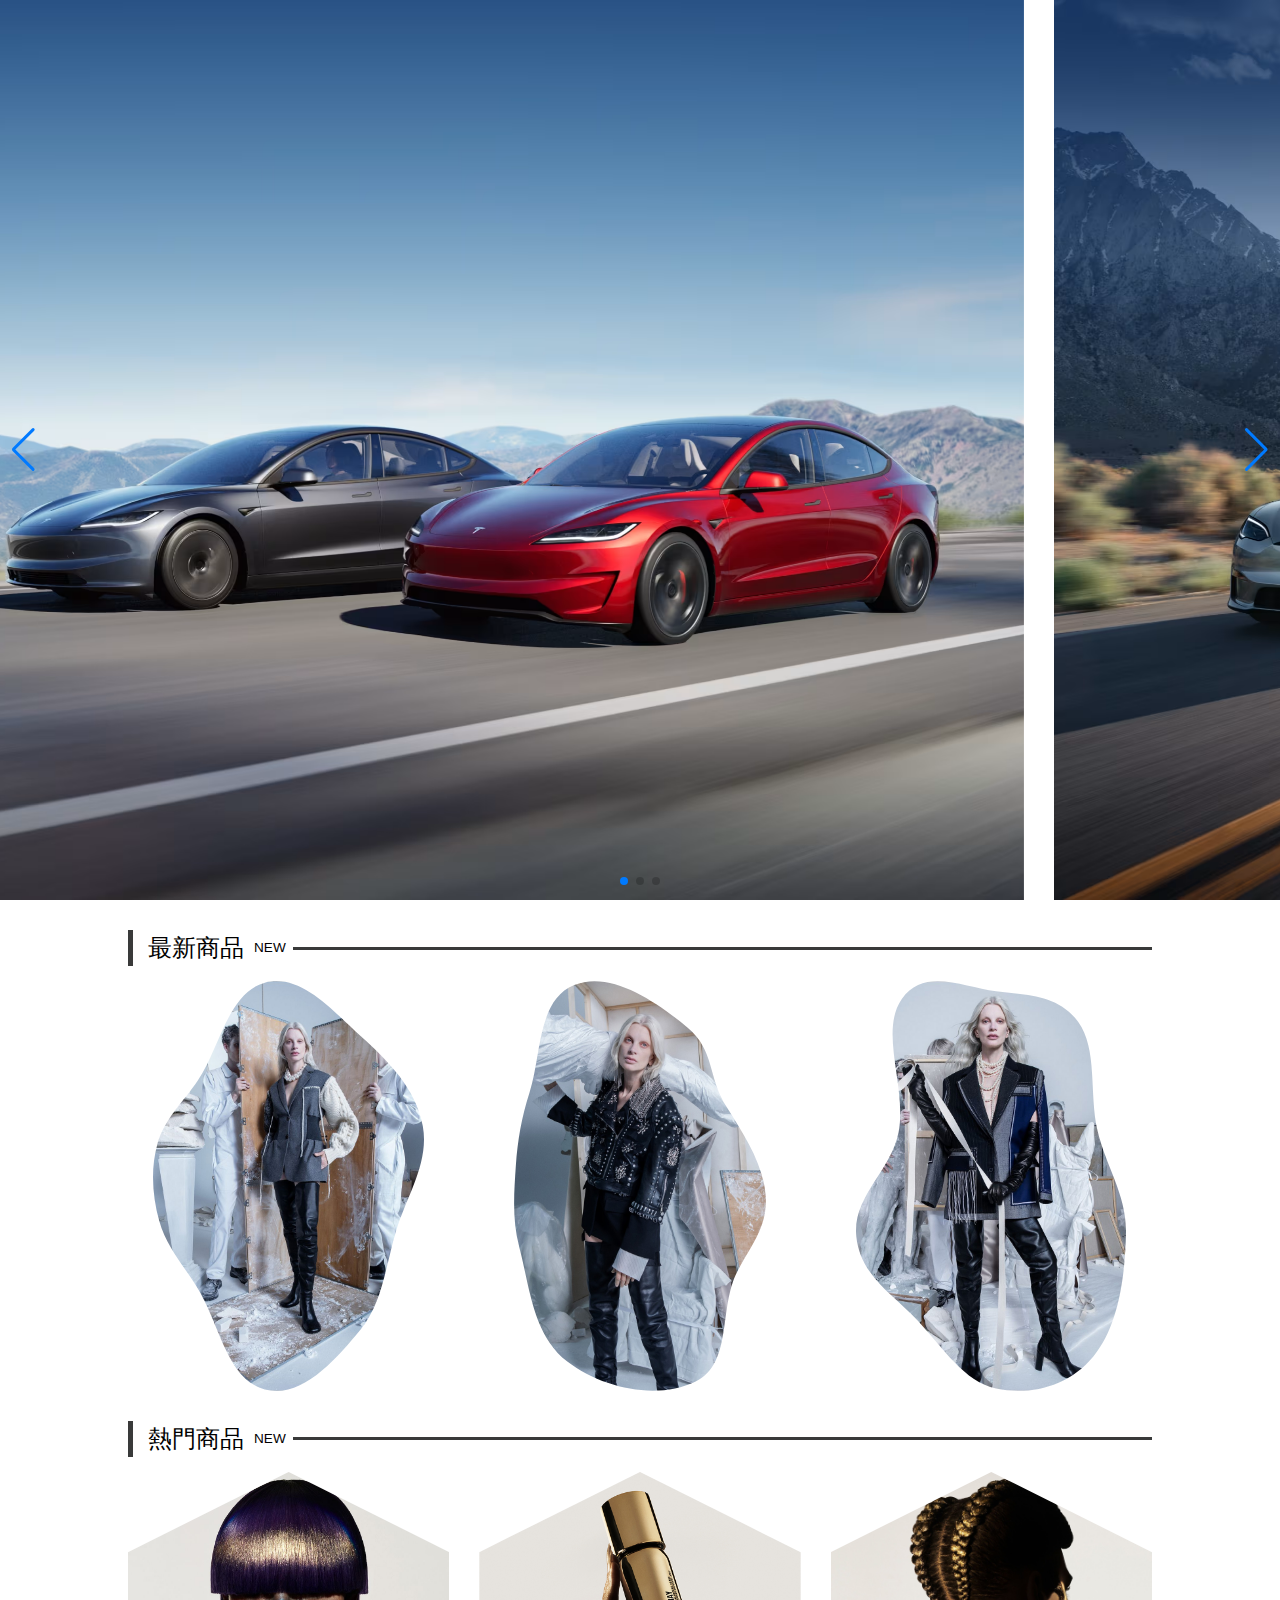
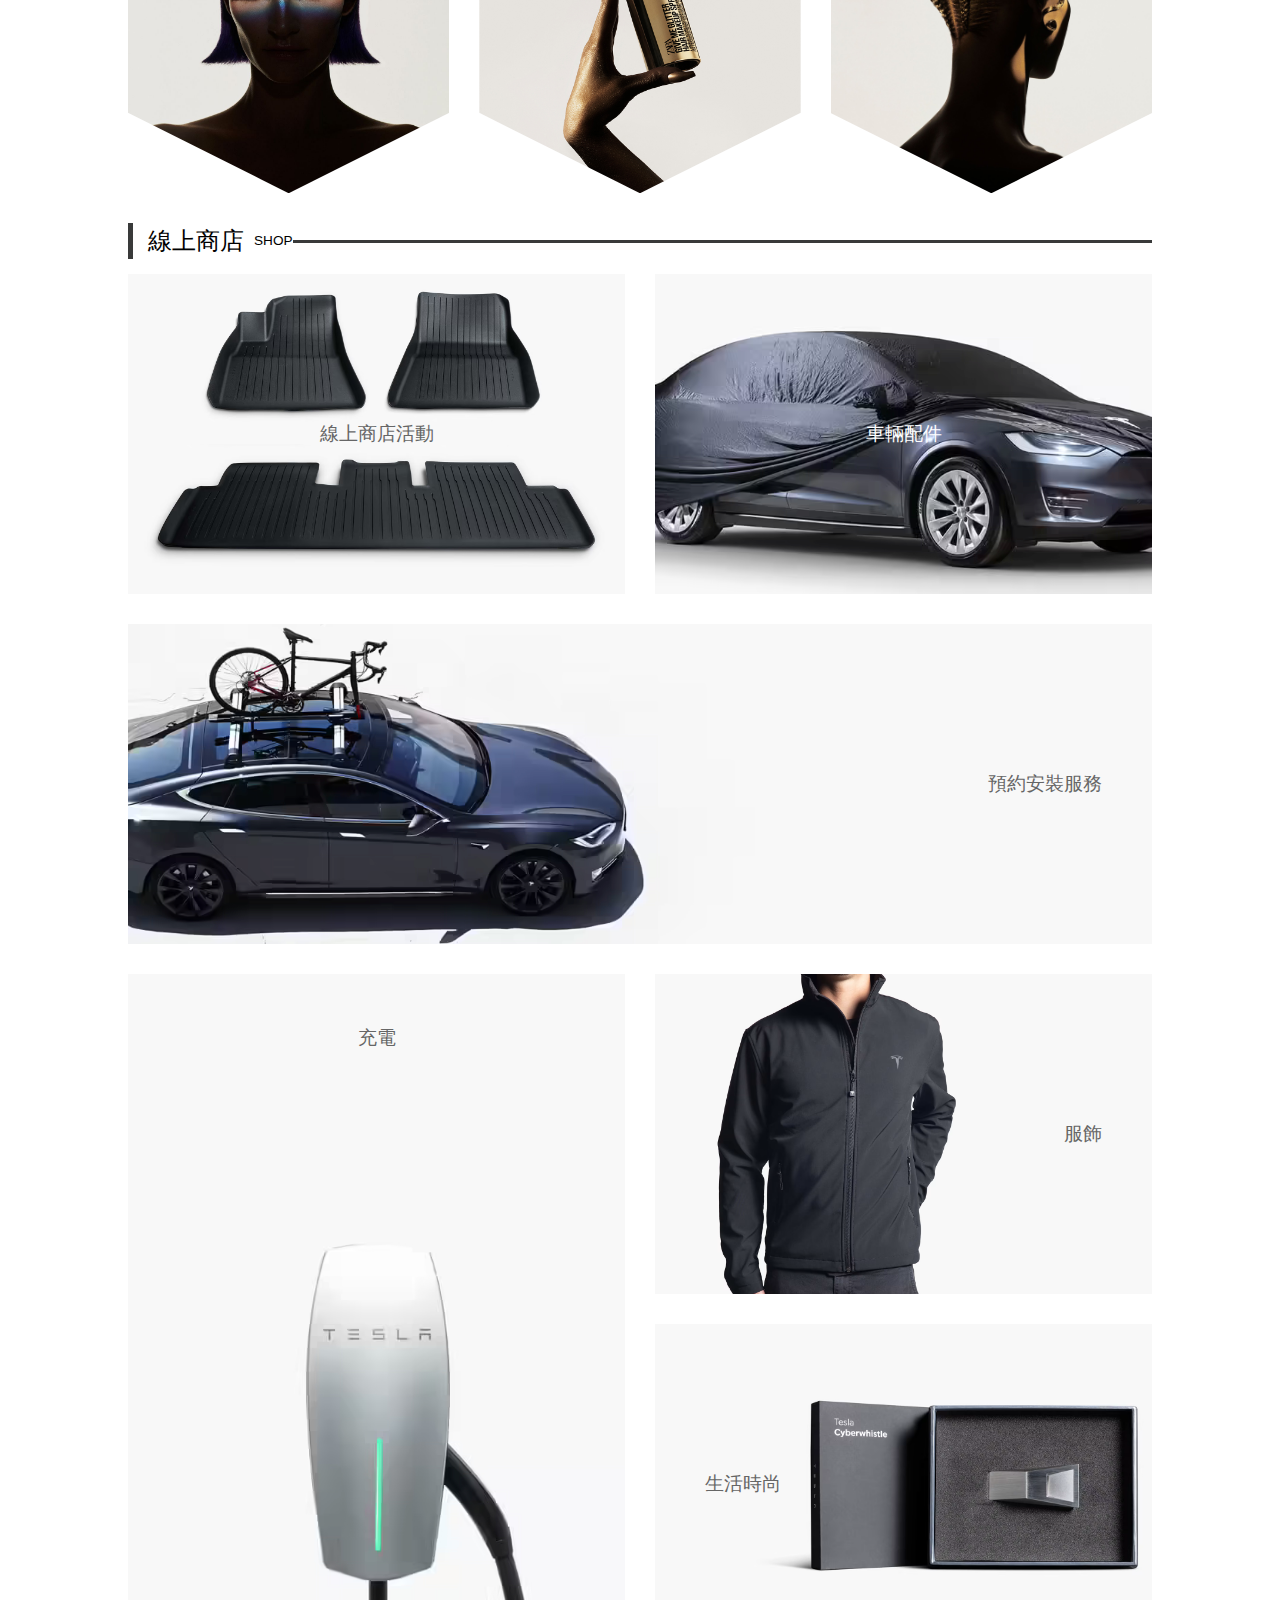
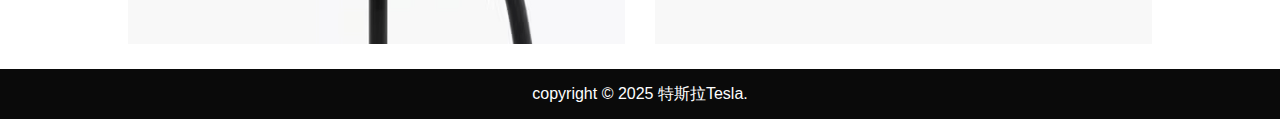
<file: index.html>
<!DOCTYPE html>
<html lang="zh-Hant-TW">

<head>
    <meta charset="UTF-8">
    <meta name="viewport" content="width=device-width, initial-scale=1.0">
    <meta name="description" content="">
    <title>特斯拉</title>
    <!-- 借來的套件：https://swiperjs.com/get-started -->
    <link rel="stylesheet" href="https://cdn.jsdelivr.net/npm/swiper@11/swiper-bundle.min.css" />

    <!-- my css -->
    <link rel="stylesheet" href="./css/style.min.css">


</head>

<body>
    <!-- 換圖輪播：Slider main container -->
    <div class="swiper">
        <!-- Additional required wrapper -->
        <div class="swiper-wrapper">
            <!-- Slides -->
            <div class="swiper-slide"><img src="./images/Homepage-Model-3-Desktop-US.avif" alt=""></div>
            <div class="swiper-slide"><img src="./images/Homepage-Model-S-Desktop-US.avif" alt=""></div>
            <div class="swiper-slide"><img src="./images/Homepage-Model-X-Desktop-US.avif" alt=""></div>
            ...
        </div>
        <!-- If we need pagination (張數提示器)-->
        <div class="swiper-pagination"></div>

        <!-- If we need navigation buttons -->
        <div class="swiper-button-prev"></div>
        <div class="swiper-button-next"></div>

        <!-- If we need scrollbar -->
        <!-- <div class="swiper-scrollbar"></div> -->
    </div>

    <main>
        <!-- 最新消息 -->
        <section id="new">
            <header class="title">
                <h2>最新商品<span>NEW</span></h2>
            </header>
            <div class="list-box">
                <!-- 咒語長這樣：div.item*3>a[href='#']>h3{NEW TITLE}+img[src="./images/new$.jpg" alt="最新商品$"] -->
                <div class="item">
                    <a href="#" class="mask mask-1">
                        <h3>NEW TITLE</h3>
                        <img src="./images/new1.jpg" alt="最新商品1">
                    </a>
                </div>
                <div class="item">
                    <a href="#" class="mask mask-2">
                        <h3>NEW TITLE</h3>
                        <img src="./images/new2.jpg" alt="最新商品2">
                    </a>
                </div>
                <div class="item">
                    <a href="#" class="mask mask-3">
                        <h3>NEW TITLE</h3>
                        <img src="./images/new3.jpg" alt="最新商品3">
                    </a>
                </div>
            </div>
        </section>

        <!-- 熱門商品 -->
        <section id="hot">
            <header class="title">
                <h2>熱門商品<span>NEW</span></h2>
            </header>
            <div class="list-box">
                <!-- div.item*3>a[href='#']>h3{HOT TITLE}+img[src="./images/hot$.jpg" alt="熱門商品$"] -->
                <div class="item">
                    <a href="#" class="mask clip">
                        <h3>HOT TITLE</h3>
                        <img src="./images/hot1.jpg" alt="熱門商品1">
                    </a>
                </div>
                <div class="item">
                    <a href="#" class="mask clip">
                        <h3>HOT TITLE</h3>
                        <img src="./images/hot2.jpg" alt="熱門商品2">
                    </a>
                </div>
                <div class="item">
                    <a href="#" class="mask clip">
                        <h3>HOT TITLE</h3>
                        <img src="./images/hot3.jpg" alt="熱門商品3">
                    </a>
                </div>

            </div>

        </section>

        <!-- 線上商店 -->
        <section id="shop">
            <header class="title">
                <h2>線上商店<span>SHOP</span></h2>
            </header>
            <!-- 使用grid排版 -->
            <div class="container">
                <!-- 咒語：div.s$*6>h3 -->
                <a href="#" class="s1">
                    <h3>線上商店活動</h3>
                </a>
                <a href="#" class="s2">
                    <h3>車輛配件</h3>
                </a>
                <a href="#" class="s3">
                    <!-- 這個要跨欄(column)顯示 -->
                    <h3>預約安裝服務</h3>
                </a>
                <a href="#" class="s4">
                    <!-- 這個要跨行(row)顯示 -->
                    <h3>充電</h3>
                </a>
                <a href="#" class="s5">
                    <h3>服飾</h3>
                </a>
                <a href="#" class="s6">
                    <h3>生活時尚</h3>
                </a>
            </div>
        </section>

    </main>

    <footer>
        copyright &copy; 2025 特斯拉Tesla.</footer>

    <!-- Swiper js CDN：https://swiperjs.com/get-started -->
    <script src="https://cdn.jsdelivr.net/npm/swiper@11/swiper-bundle.min.js"></script>

    <!-- my js -->
    <script src="./js/script.js"></script>
</body>

</html>
</file>
<file: css/style.min.css>
*{box-sizing:border-box}html,body,div,span,applet,object,iframe,h1,h2,h3,h4,h5,h6,p,blockquote,pre,a,abbr,acronym,address,big,cite,code,del,dfn,em,img,ins,kbd,q,s,samp,small,strike,strong,sub,sup,tt,var,b,u,i,center,dl,dt,dd,ol,ul,li,fieldset,form,label,legend,table,caption,tbody,tfoot,thead,tr,th,td,article,aside,canvas,details,embed,figure,figcaption,footer,header,hgroup,menu,nav,output,ruby,section,summary,time,mark,audio,video{margin:0;padding:0;font-size:100%}body{font-family:sans-serif;line-height:1.5}h1,h2,h3,h4,h5,h6{font-weight:normal}ul,ol{list-style:none}img{display:block;width:100%}a{display:block;color:#666;text-decoration:none;transition:.4s .01s}.list-box .item a h3{display:flex !important;justify-content:center;align-items:center}.swiper{width:100%;height:100vh}.swiper-slide{text-align:center;font-size:18px;background:#444;display:flex;justify-content:center;align-items:center}.swiper-slide img{display:block;width:100%;height:100%;-o-object-fit:cover;object-fit:cover}.swiper-slide{width:80%}.swiper-slide:nth-child(2n){width:60%}.swiper-slide:nth-child(3n){width:40%}section{width:80%;margin:0 auto}.title{margin:30px 0 15px}.title h2{position:relative;display:flex;align-items:center;font-size:1.5rem;border-left:solid 5px #393a3a;padding-left:15px}.title h2 span{font-size:.85rem;padding-left:10px}.title h2::after{content:"";position:absolute;right:0;width:calc(100% - 10rem);height:3px;background-color:#393a3a}.list-box{display:grid;gap:30px;grid-template-columns:1fr 1fr 1fr}.list-box .item a{position:relative}.list-box .item a h3{position:absolute;background-color:rgba(0,0,0,.6);width:100%;height:100%;color:#fefeff;font-size:1.5rem;opacity:0;transition:.4s}.list-box .item a h3:hover{opacity:1}#new .mask{-webkit-mask-size:contain;mask-size:contain;-webkit-mask-repeat:no-repeat;mask-repeat:no-repeat;-webkit-mask-position:center;mask-position:center}#new .mask-1{-webkit-mask-image:url(../images/blobs-1.svg);mask-image:url(../images/blobs-1.svg)}#new .mask-2{-webkit-mask-image:url(../images/blobs-2.svg);mask-image:url(../images/blobs-2.svg)}#new .mask-3{-webkit-mask-image:url(../images/blobs-3.svg);mask-image:url(../images/blobs-3.svg)}#hot .clip{clip-path:polygon(50% 0%, 0% 25%, 0% 75%, 50% 100%, 100% 75%, 100% 25%)}#shop .container{display:grid;gap:30px;grid-template-columns:repeat(2, 1fr);grid-template-rows:repeat(4, 320px)}#shop .container>a{font-size:1.2rem;font-weight:700;background-size:cover;background-position:center;display:flex;padding:50px}#shop .container .s1{background-image:url(../images/shop_1.png);justify-content:center;align-items:center}#shop .container .s2{background-image:url(../images/shop_2.png);justify-content:center;align-items:center;color:#fefeff}#shop .container .s3{background-image:url(../images/shop_3.png);justify-content:flex-end;align-items:center;grid-column:1/3}#shop .container .s4{background-image:url(../images/shop_4.png);justify-content:center;grid-row:3/5}#shop .container .s5{background-image:url(../images/shop_5.png);justify-content:flex-end;align-items:center}#shop .container .s6{background-image:url(../images/shop_6.png);align-items:center}.detail-box{display:grid;gap:30px;grid-template-columns:3fr 2fr}.ui-tabs .ui-tabs-nav{display:flex}footer{line-height:50px;text-align:center;background-color:#0a0a0a;color:#fefeff;margin-top:25px}/*# sourceMappingURL=style.min.css.map */
</file>
